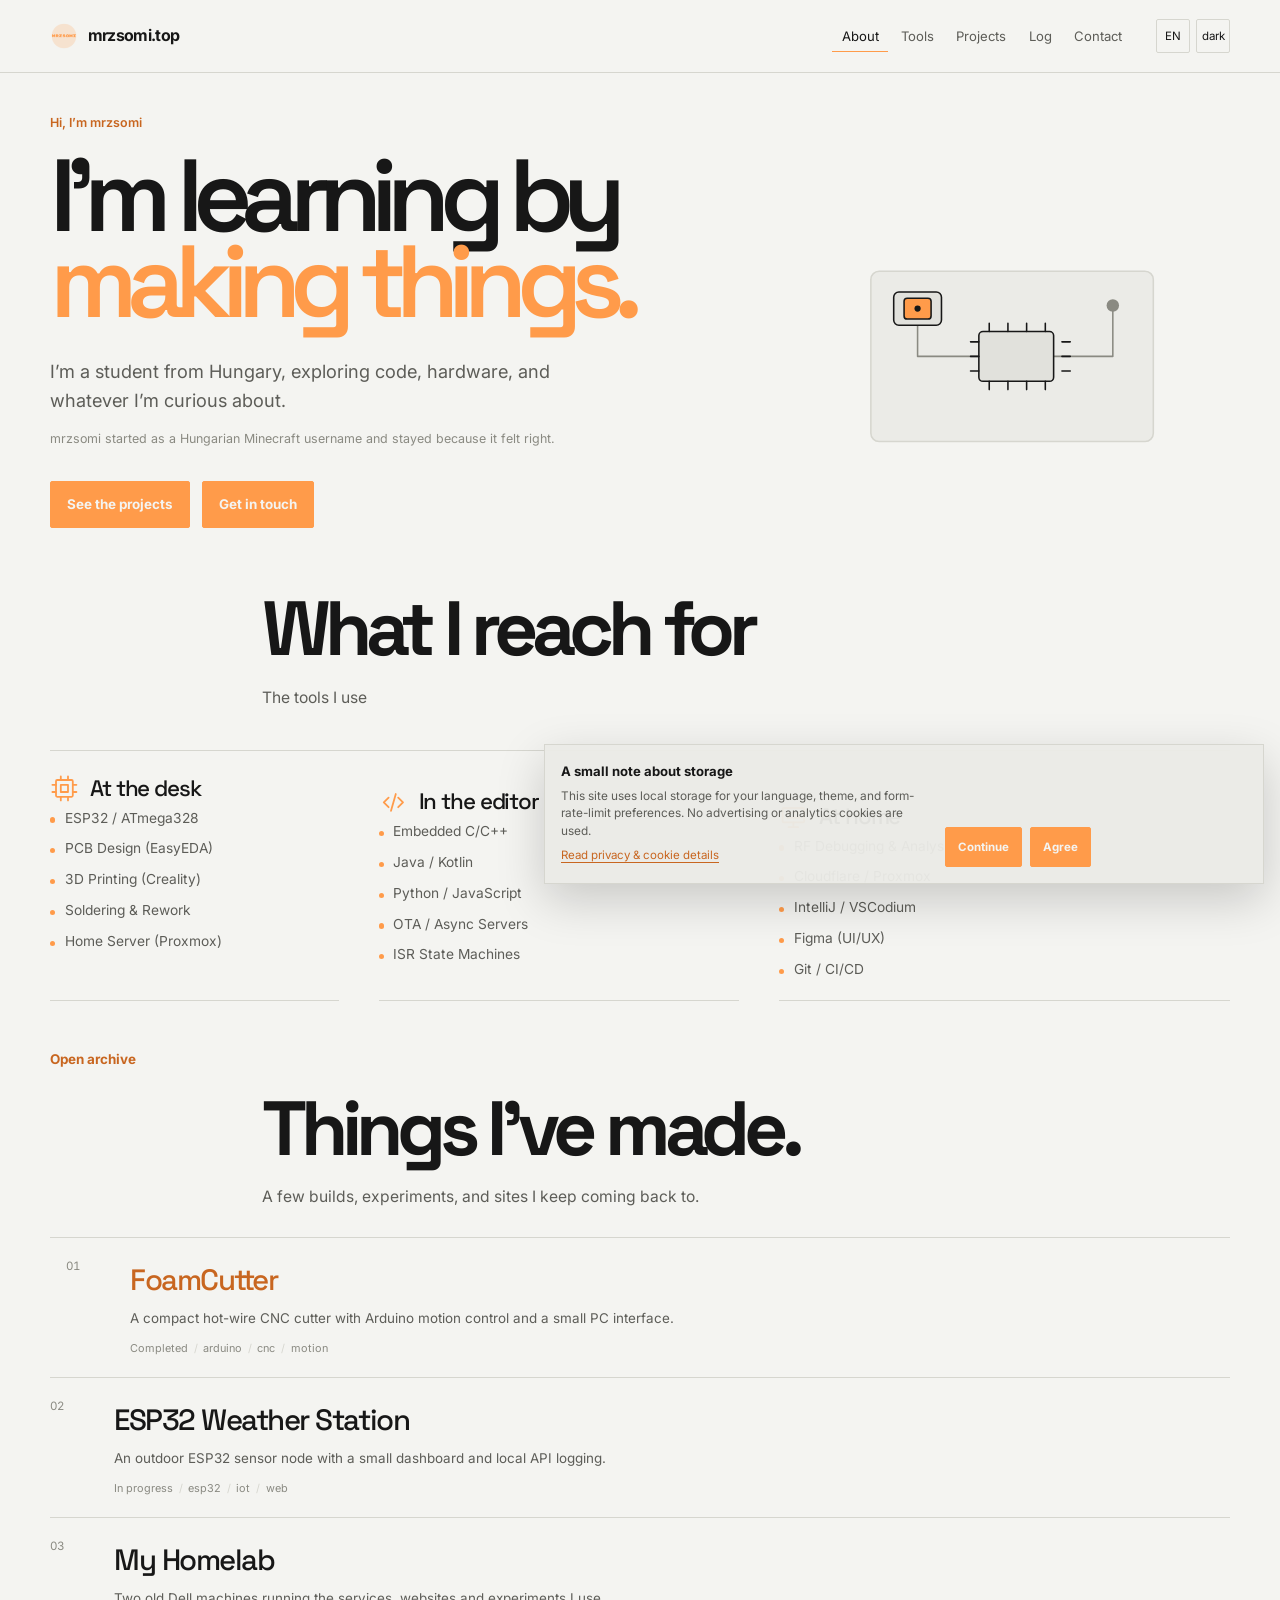
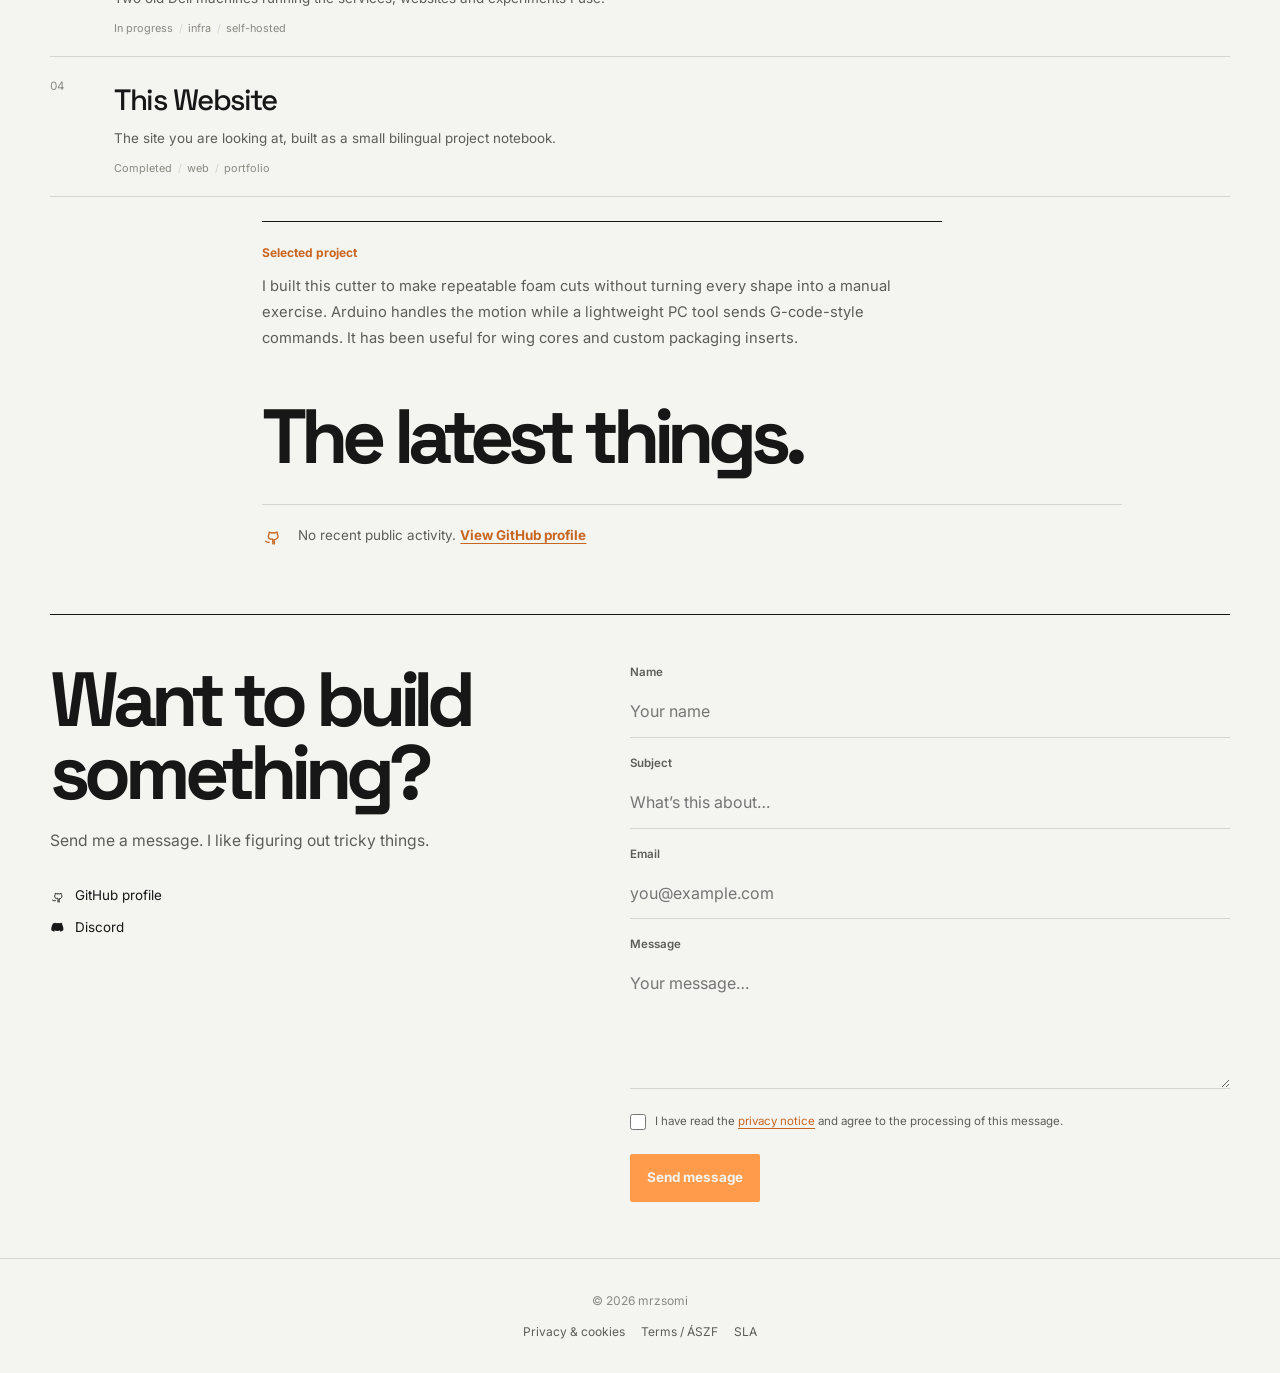
<file: index.html>
<!doctype html>
<html lang="en" data-theme="light">
  <head>
    <meta charset="UTF-8" />
    <meta name="viewport" content="width=device-width, initial-scale=1.0" />
    <title>mrzsomi | Portfolio</title>
    <meta name="description" content="The personal portfolio of mrzsomi, a Hungarian student learning by building software, hardware, and small web projects." />
    <meta name="keywords" content="embedded systems, firmware, PCB design, ESP32, STM32, Arduino, RF debugging, homelab, Proxmox, portfolio, Hungary" />
    <meta name="author" content="mrzsomi" />
    <link rel="canonical" href="https://mrzsomi.top/" />
    <meta name="robots" content="index, follow, max-image-preview:large" />
    <meta id="theme-color-meta" name="theme-color" content="#f4f4f1" />
    <meta name="copyrighted-site-verification" content="316f1e851e704216" />

    <!-- Open Graph / Facebook -->
    <meta property="og:type" content="website" />
    <meta property="og:url" content="https://mrzsomi.top/" />
    <meta property="og:title" content="mrzsomi | Portfolio" />
    <meta property="og:description" content="A Hungarian student learning by building software, hardware, and small web projects." />
    <meta property="og:image" content="https://mrzsomi.top/assets/img/og-image.png" />
    <meta property="og:image:alt" content="mrzsomi.top portfolio preview" />
    <meta property="og:image:width" content="1200" />
    <meta property="og:image:height" content="630" />
    <meta property="og:image:type" content="image/png" />
    <meta property="og:site_name" content="mrzsomi.top" />
    <meta property="og:locale" content="en_US" />
    <meta property="og:locale:alternate" content="hu_HU" />

    <!-- Twitter -->
    <meta name="twitter:card" content="summary_large_image" />
    <meta name="twitter:url" content="https://mrzsomi.top/" />
    <meta name="twitter:title" content="mrzsomi | Portfolio" />
    <meta name="twitter:description" content="A Hungarian student learning by building software, hardware, and small web projects." />
    <meta name="twitter:image" content="https://mrzsomi.top/assets/img/og-image.png" />

    <link rel="apple-touch-icon" sizes="180x180" href="assets/img/apple-touch-icon.png" />
    <link rel="icon" type="image/png" sizes="32x32" href="assets/img/favicon-32x32.png" />
    <link rel="icon" type="image/png" sizes="16x16" href="assets/img/favicon-16x16.png" />
    <link rel="icon" href="assets/img/favicon.ico" sizes="any" />
    <link rel="manifest" href="assets/img/site.webmanifest" />
    <link rel="preconnect" href="https://fonts.googleapis.com" />
    <link rel="preconnect" href="https://fonts.gstatic.com" crossorigin />
    <link href="https://fonts.googleapis.com/css2?family=Inter:opsz,wght@14..32,400;14..32,500;14..32,600;14..32,700&family=Space+Grotesk:wght@500;600&display=swap" rel="stylesheet" />

    <!-- Apply saved theme BEFORE any stylesheet to prevent flash -->
    <script>
      (function(){
        var t = localStorage.getItem('theme');
        if (t === 'dark') {
          document.documentElement.setAttribute('data-theme','dark');
        }
      })();
    </script>

    <link rel="stylesheet" href="assets/css/styles.css">
    <script defer src="assets/js/consent.js"></script>
    <script defer src="assets/js/script.js"></script>

    <!-- Structured data (JSON-LD) -->
    <script type="application/ld+json">
    {
      "@context": "https://schema.org",
      "@type": "Person",
      "name": "mrzsomi",
      "url": "https://mrzsomi.top/",
      "sameAs": [
        "https://github.com/SajtosZsomle"
      ],
      "jobTitle": "Student developer and maker"
    }
    </script>
  </head>
  <body>
    <a class="skip-link" href="#main-content">Skip to content</a>
    <noscript>
      <div class="noscript-warning">
        <div class="noscript-content">
          <h1>JavaScript required</h1>
          <p>Ez a weboldal JavaScript-re támaszkodik a teljes funkcionalitáshoz. Kérjük, engedélyezze a JavaScript-et a böngészőjében.</p>
          <p>This website relies on JavaScript for full functionality. Please enable JavaScript in your browser.</p>
        </div>
      </div>
    </noscript>

    <nav class="nav">
      <div class="container nav-inner">
        <a href="index.html" class="logo">
                  <img src="assets/img/favicon.ico" alt="mrzsomi logo" width="30" height="30" onerror="this.onerror=null;this.src='assets/img/favicon.png';" />
          mrzsomi.top
        </a>
        <ul class="nav-links">
          <li><a href="#about" data-section="about" data-i18n-nav="about">About</a></li>
          <li><a href="#skills" data-section="skills" data-i18n-nav="skills">Tools</a></li>
          <li><a href="projects.html" data-section="projects" data-i18n-nav="projects">Projects</a></li>
          <li><a href="#activity" data-section="activity" data-i18n-nav="activity">Log</a></li>
          <li><a href="#contact" data-section="contact" data-i18n-nav="contact">Contact</a></li>
        </ul>
        <div class="nav-actions">
          <button class="lang-btn" id="lang-toggle" aria-label="Switch language" data-i18n-aria="aria_language">EN</button>
          <button class="theme-btn" id="theme-toggle" aria-label="Toggle theme" data-i18n-aria="aria_theme">
            <span id="theme-icon">dark</span>
          </button>
        </div>
      </div>
    </nav>

    <main id="main-content" class="container">
      <section id="about" class="hero">
        <div class="hero-grid">
          <div class="hero-content">
            <p class="section-tag" data-i18n="about_tag">Hi, I’m mrzsomi</p>
            <h1 data-i18n-html="hero_title">I’m learning by <span class="accent-text">making things.</span></h1>
            <p class="hero-paragraph" data-i18n="hero_paragraph">I’m a student from Hungary, exploring code, hardware, and whatever I’m curious about.</p>
            <p class="hero-origin" data-i18n="name_origin">mrzsomi started as a Hungarian Minecraft username and stayed because it felt right.</p>
            <div class="hero-links">
              <a href="#projects" class="btn btn-primary hero-cta" data-i18n="view_projects">Browse the project index</a>
              <a href="#contact" class="btn btn-secondary hero-cta" data-i18n="get_in_touch">Start a conversation</a>
            </div>
          </div>
          <button type="button" class="hero-build" id="build-demo" aria-label="Power the project board" aria-pressed="false" data-i18n-aria="aria_build">
            <svg class="build-art" viewBox="0 0 420 300" role="img" aria-labelledby="build-art-title">
              <title id="build-art-title">Interactive project board</title>
              <rect class="build-board" x="74" y="58" width="272" height="164" rx="8" />
              <path class="build-trace" d="M119 104v36h59M250 140h57V91" />
              <g class="build-switch">
                <rect class="build-switch-base" x="96" y="78" width="46" height="32" rx="5" />
                <rect class="build-switch-cap" x="106" y="84" width="26" height="20" rx="3" />
                <circle cx="119" cy="94" r="3" />
              </g>
              <rect class="build-chip" x="178" y="116" width="72" height="48" rx="4" />
              <path class="build-chip-lines" d="M188 108v8m18-8v8m18-8v8m18-8v8m-54 48v8m18-8v8m18-8v8m18-8v8M170 126h8m-8 14h8m-8 14h8m80-28h8m-8 14h8m-8 14h8" />
              <circle class="build-led" cx="307" cy="91" r="6" />
              <path class="build-pulse" d="M119 104v36h59h72h57V91" />
            </svg>
          </button>
        </div>
      </section>

      <section id="skills" class="tools-section">
        <div class="section-intro">
          <h2 class="section-title" data-i18n="skills_title">What I reach for</h2>
          <p class="section-lede" data-i18n="skills_lede">The tools I use</p>
        </div>
        <div class="skills-grid" id="skills-container"></div>
      </section>

      <section id="projects" class="projects-section">
        <div class="section-heading">
          <a href="projects.html" class="quiet-link" data-i18n="view_all_projects">Open archive</a>
        </div>
        <div class="section-intro project-intro">
          <h2 class="section-title" data-i18n="projects_title">Things I’ve made.</h2>
          <p class="section-lede" data-i18n="projects_lede">A few builds, experiments, and sites I keep coming back to.</p>
        </div>
        <div class="projects-wrapper">
          <div class="project-index project-list-featured" id="project-list">
            <div class="loader">Loading projects…</div>
          </div>
          <div class="project-detail" id="project-detail"></div>
        </div>
      </section>

      <section id="activity" class="activity-section">
        <div class="section-intro">
          <h2 class="section-title" data-i18n="activity_title">The latest things.</h2>
        </div>
        <div class="activity-feed" id="activity-feed">
          <div class="loader">Fetching activity…</div>
        </div>
      </section>

      <section id="contact" class="contact-section">
        <div class="contact-layout">
          <div class="contact-copy">
            <h2 class="section-title" data-i18n="contact_title">Want to build something?</h2>
            <p class="section-lede" data-i18n="contact_paragraph">Send me a message. I like figuring out tricky things.</p>
            <div class="social-links">
              <a href="https://github.com/SajtosZsomle" target="_blank" rel="noopener" class="social-card">
                <svg viewBox="0 0 24 24" aria-hidden="true"><path d="M8 19c-3 1-3-1-4-1m8 3v-3.5c0-1 .1-1.4-.5-2C9.5 16 7 15.5 7 12.5c0-.9.3-1.7.9-2.3-.1-.2-.4-1.1.1-2.2 0 0 .7-.2 2.3.9a8 8 0 0 1 4.2 0c1.6-1.1 2.3-.9 2.3-.9.5 1.1.2 2 .1 2.2.6.6.9 1.4.9 2.3 0 3-2.5 3.5-4.5 4 .6.5.5 1.3.5 2V21"/></svg>
                <span data-i18n="social_github">GitHub profile</span>
              </a>
              <a href="https://discord.com/users/mrzsomi" target="_blank" rel="noopener" class="social-card">
                <svg viewBox="0 0 24 24" aria-hidden="true"><path d="M19.5 5.2A16 16 0 0 0 16 4l-.4.8a14.5 14.5 0 0 0-7.2 0L8 4a16 16 0 0 0-3.5 1.2C2.3 8.6 1.7 12 2 15.4a15.8 15.8 0 0 0 4.3 2.2l1-1.4a9.5 9.5 0 0 1-1.5-.7l.4-.3a11 11 0 0 0 9.6 0l.4.3a9.5 9.5 0 0 1-1.5.7l1 1.4a15.8 15.8 0 0 0 4.3-2.2c.3-3.4-.3-6.8-2.5-10.2Z"/><circle cx="8.5" cy="12" r="1"/><circle cx="15.5" cy="12" r="1"/></svg>
                <span data-i18n="social_discord">Discord</span>
              </a>
            </div>
          </div>
          <form id="contact-form" class="contact-form" action="https://formspree.io/f/xpqevgod" method="POST">
            <div class="form-group">
              <label for="name" data-i18n="form_name">Name</label>
              <input type="text" id="name" name="name" autocomplete="name" placeholder="Your name" data-i18n-placeholder="form_name_placeholder" required />
            </div>
            <div class="form-group">
              <label for="subject" data-i18n="form_subject">Subject</label>
              <input type="text" id="subject" name="subject" autocomplete="off" placeholder="What’s this about…" data-i18n-placeholder="form_subject_placeholder" required />
            </div>
            <div class="form-group">
              <label for="email" data-i18n="form_email">Email</label>
              <input type="email" id="email" name="email" autocomplete="email" placeholder="you@example.com" data-i18n-placeholder="form_email_placeholder" required />
            </div>
            <div class="form-group">
              <label for="message" data-i18n="form_message">Message</label>
              <textarea id="message" name="message" autocomplete="off" placeholder="Your message…" data-i18n-placeholder="form_message_placeholder" required></textarea>
            </div>
            <div class="form-trap" aria-hidden="true">
              <label for="website">Website</label>
              <input type="text" id="website" name="_gotcha" tabindex="-1" autocomplete="off" />
            </div>
            <input type="hidden" name="_subject" value="mrzsomi.top Contact Form" />
            <label class="form-consent">
              <input type="checkbox" name="privacy_consent" required />
              <span data-i18n-html="form_consent">I have read the <a href="legal.html#privacy">privacy notice</a> and agree to the processing of this message.</span>
            </label>
            <div class="form-row">
              <button type="submit" class="btn btn-primary" id="submit-btn" data-i18n="form_submit">Send message</button>
              <span id="form-status" class="form-status" aria-live="polite"></span>
            </div>
          </form>
        </div>
      </section>
    </main>

    <footer class="footer">
      <span data-i18n="footer_text">© 2026 mrzsomi</span>
      <nav class="footer-links" aria-label="Legal">
        <a href="legal.html#privacy" data-i18n="footer_privacy">Privacy & cookies</a>
        <a href="legal.html#terms" data-i18n="footer_terms">Terms / ÁSZF</a>
        <a href="legal.html#sla" data-i18n="footer_sla">SLA</a>
      </nav>
    </footer>
  </body>
</html>
</file>
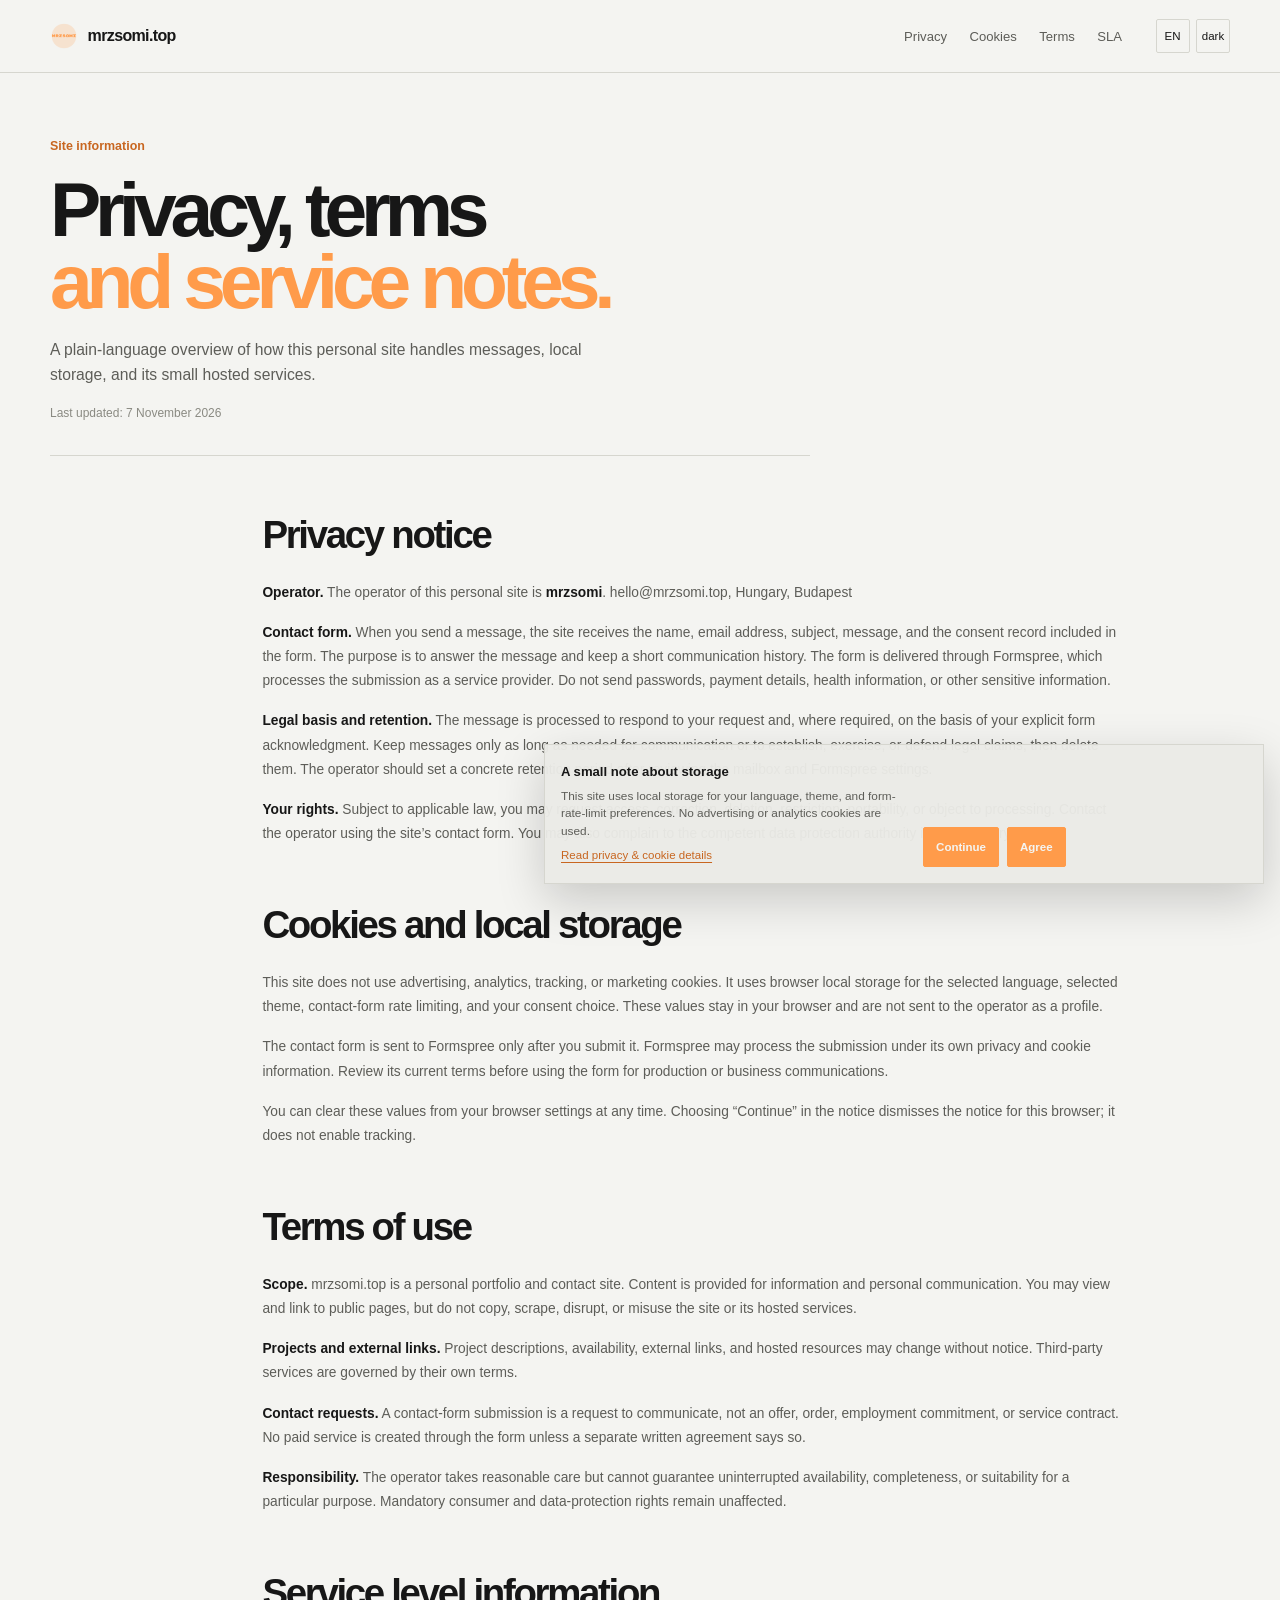
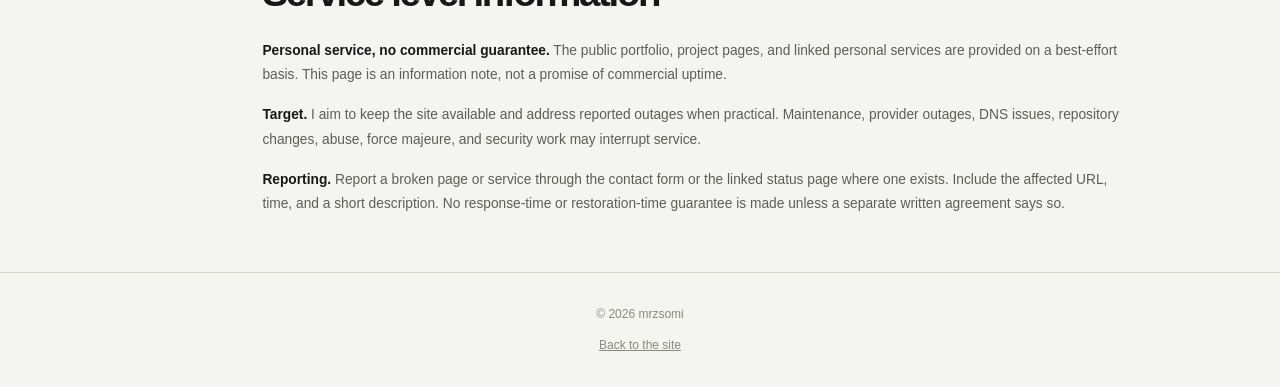
<file: legal.html>
<!doctype html>
<html lang="en" data-theme="light">
  <head>
    <meta charset="UTF-8" />
    <meta name="viewport" content="width=device-width, initial-scale=1.0" />
    <title>mrzsomi | Privacy, terms and SLA</title>
    <meta name="description" content="Privacy notice, cookie information, terms of use, and service level information for mrzsomi.top." />
    <link rel="icon" href="assets/img/favicon.ico" sizes="any" />
    <link rel="stylesheet" href="assets/css/styles.css" />
    <script>
      (function () {
        var theme = localStorage.getItem('theme');
        if (theme) document.documentElement.setAttribute('data-theme', theme);
      })();
    </script>
    <script defer src="assets/js/consent.js"></script>
    <script defer src="assets/js/legal.js"></script>
  </head>
  <body>
    <a class="skip-link" href="#main-content">Skip to content</a>
    <nav class="nav">
      <div class="container nav-inner">
        <a href="index.html" class="logo"><img src="assets/img/favicon.ico" alt="" width="30" height="30" /> mrzsomi.top</a>
        <ul class="nav-links">
          <li><a href="#privacy" data-i18n="nav_privacy">Privacy</a></li>
          <li><a href="#cookies" data-i18n="nav_cookies">Cookies</a></li>
          <li><a href="#terms" data-i18n="nav_terms">Terms / ÁSZF</a></li>
          <li><a href="#sla" data-i18n="nav_sla">SLA</a></li>
        </ul>
        <div class="nav-actions">
          <button class="lang-btn" id="lang-toggle" aria-label="Switch language">EN</button>
          <button class="theme-btn" id="theme-toggle" aria-label="Toggle theme"><span id="theme-icon">dark</span></button>
        </div>
      </div>
    </nav>

    <main id="main-content" class="container legal-page">
      <header class="legal-header">
        <p class="section-tag" data-i18n="tag">Site information</p>
        <h1 class="section-title" data-i18n-html="title">Privacy, terms<br /><span class="accent-text">and service notes.</span></h1>
        <p class="section-lede" data-i18n="lede">A plain-language overview of how this personal site handles messages, local storage, and its small hosted services.</p>
        <p class="legal-updated" data-i18n="updated">Last updated: 7 November 2026</p>
      </header>

      <div class="legal-document">
        <section id="privacy" class="legal-section">
          <h2 data-i18n="privacy_title">Privacy notice</h2>
          <div class="legal-copy" data-i18n-html="privacy"></div>
        </section>
        <section id="cookies" class="legal-section">
          <h2 data-i18n="cookies_title">Cookies and local storage</h2>
          <div class="legal-copy" data-i18n-html="cookies"></div>
        </section>
        <section id="terms" class="legal-section">
          <h2 data-i18n="terms_title">Terms of use / ÁSZF</h2>
          <div class="legal-copy" data-i18n-html="terms"></div>
        </section>
        <section id="sla" class="legal-section">
          <h2 data-i18n="sla_title">Service level information</h2>
          <div class="legal-copy" data-i18n-html="sla"></div>
        </section>
      </div>
    </main>

    <footer class="footer"><span>© 2026 mrzsomi</span><a href="index.html" data-i18n="back">Back to the site</a></footer>
  </body>
</html>
</file>
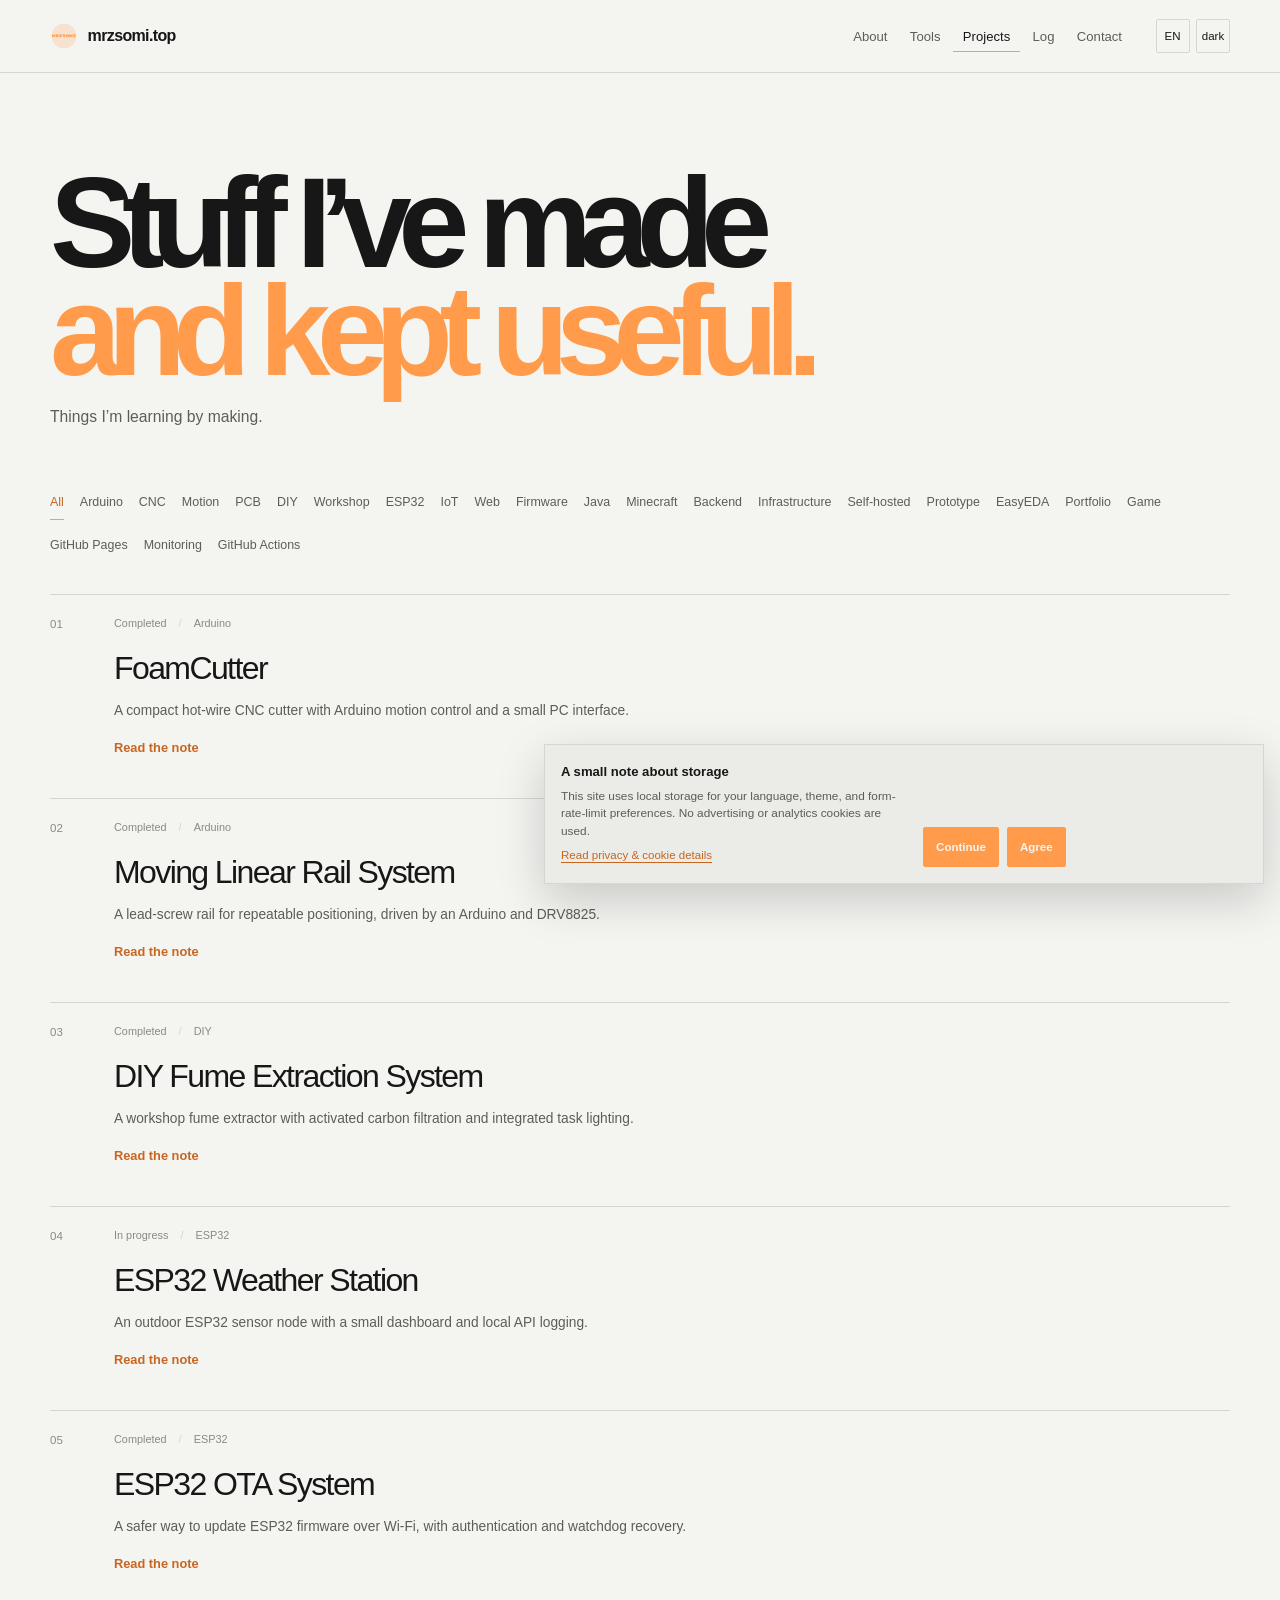
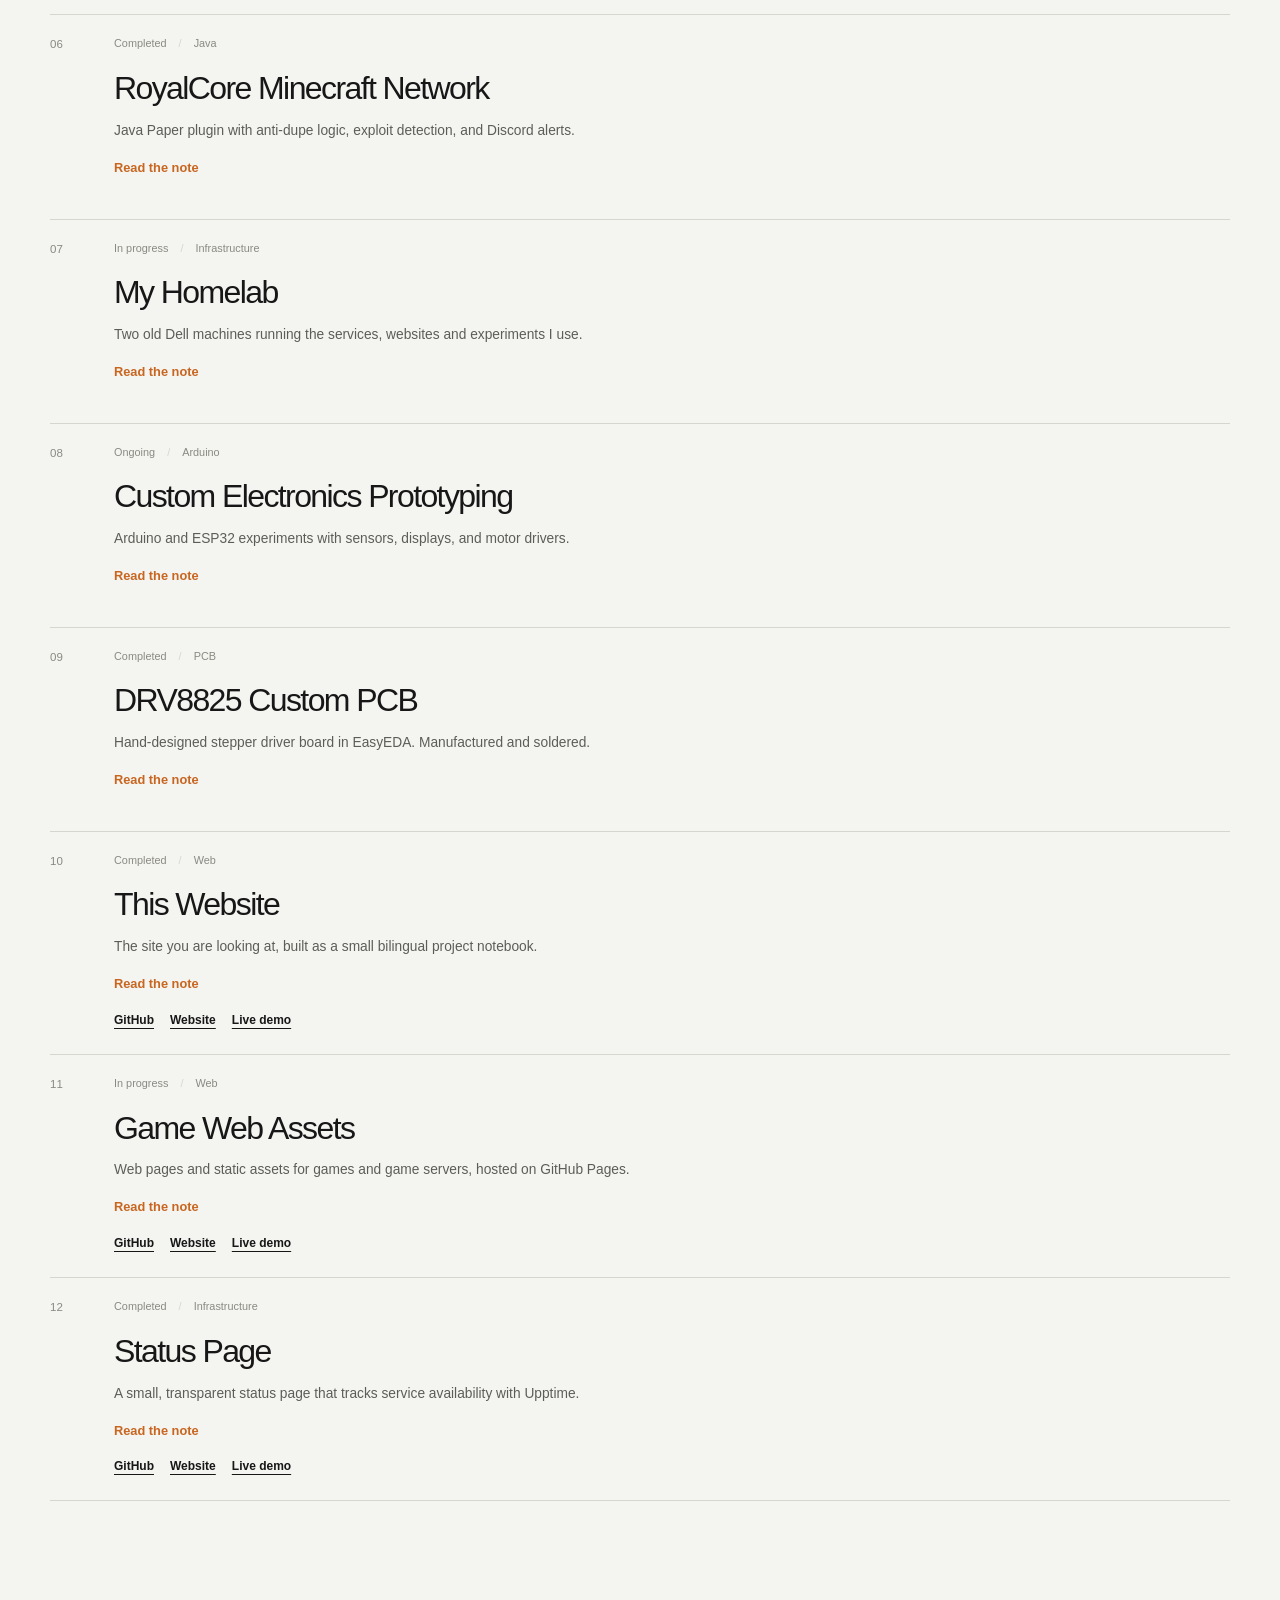
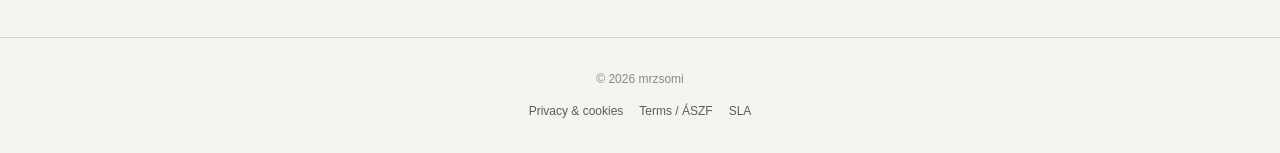
<file: projects.html>
<!doctype html>
<html lang="en" data-theme="light">
  <head>
    <meta charset="UTF-8" />
    <meta name="viewport" content="width=device-width, initial-scale=1.0" />
    <title id="page-title">mrzsomi | Projects</title>
    <meta id="page-description" name="description" content="Projects by mrzsomi, a Hungarian student learning by building software, hardware, and small web experiments." />
    <meta id="theme-color-meta" name="theme-color" content="#f4f4f1" />
    <meta name="author" content="mrzsomi" />
    <link rel="apple-touch-icon" sizes="180x180" href="assets/img/apple-touch-icon.png" />
    <link rel="icon" type="image/png" sizes="32x32" href="assets/img/favicon-32x32.png" />
    <link rel="icon" type="image/png" sizes="16x16" href="assets/img/favicon-16x16.png" />
    <link rel="icon" href="assets/img/favicon.ico" sizes="any" />
    <link rel="manifest" href="assets/img/site.webmanifest" />
    <link rel="stylesheet" href="assets/css/styles.css" />
    <script>
      (function () {
        var theme = localStorage.getItem('theme');
        if (theme) document.documentElement.setAttribute('data-theme', theme);
      })();
    </script>
    <script defer src="assets/js/consent.js"></script>
    <script defer src="assets/js/projects.js"></script>
  </head>
  <body>
    <a class="skip-link" href="#main-content">Skip to content</a>
    <nav class="nav">
      <div class="container nav-inner">
        <a href="index.html" class="logo"><img src="assets/img/favicon.ico" alt="" width="30" height="30" /> mrzsomi.top</a>
        <ul class="nav-links">
          <li><a id="nav-about" href="index.html#about">About</a></li>
          <li><a id="nav-skills" href="index.html#skills">Tools</a></li>
          <li><a id="nav-projects" class="active" href="projects.html">Projects</a></li>
          <li><a id="nav-activity" href="index.html#activity">Log</a></li>
          <li><a id="nav-contact" href="index.html#contact">Contact</a></li>
        </ul>
        <div class="nav-actions">
          <button class="lang-btn" id="lang-toggle" aria-label="Switch language" data-i18n-aria="aria_language">EN</button>
          <button class="theme-btn" id="theme-toggle" aria-label="Toggle theme" data-i18n-aria="aria_theme">dark</button>
        </div>
      </div>
    </nav>
    <main id="main-content" class="container archive-page">
      <header class="archive-header">
        <h1 id="archive-title" class="archive-title">Stuff I’ve made<br /><span class="accent-text">and kept useful.</span></h1>
        <p id="archive-lede" class="section-lede">Things I’m learning by making.</p>
      </header>
      <div class="archive-filters" id="archive-filters"></div>
      <div class="archive-grid" id="archive-grid"><p class="loader">Loading projects…</p></div>
    </main>
    <footer class="footer">
      <span id="footer-text">© 2026 mrzsomi</span>
      <nav class="footer-links" aria-label="Legal">
        <a href="legal.html#privacy" id="footer-privacy">Privacy & cookies</a>
        <a href="legal.html#terms" id="footer-terms">Terms / ÁSZF</a>
        <a href="legal.html#sla" id="footer-sla">SLA</a>
      </nav>
    </footer>
  </body>
</html>
</file>
<file: assets/css/styles.css>
:root {
  --bg: #f4f4f1;
  --surface: #ebebe7;
  --surface-muted: #e1e1dc;
  --text: #171717;
  --text-secondary: #5d5d58;
  --text-muted: #8a8a82;
  --border: #d6d6cf;
  --accent: #ff9b4a;
  --accent-strong: #c86620;
  --accent-soft: #f7dfca;
  --sage: #6f6f68;
  --max-width: 1180px;
  --font-sans: 'Inter', sans-serif;
  --font-display: 'Space Grotesk', sans-serif;
}

[data-theme='dark'] {
  --bg: #0c0c0c;
  --surface: #151515;
  --surface-muted: #1d1d1d;
  --text: #f3f3ef;
  --text-secondary: #b4b4aa;
  --text-muted: #85857c;
  --border: #30302d;
  --accent: #ff9b4a;
  --accent-strong: #ffbd7a;
  --accent-soft: #3a2415;
  --sage: #b4b4aa;
}

* { box-sizing: border-box; margin: 0; padding: 0; }
html { scroll-behavior: smooth; font-size: 16px; }
[data-theme='dark'] { color-scheme: dark; }
body {
  overflow-x: hidden;
  color: var(--text);
  background: var(--bg);
  font-family: var(--font-sans);
  line-height: 1.6;
  -webkit-font-smoothing: antialiased;
  transition: background .3s ease, color .3s ease;
}
::selection { color: var(--text); background: var(--accent-soft); }
a { color: inherit; }
button, input, textarea { font: inherit; }
button { color: inherit; }
button, a { touch-action: manipulation; -webkit-tap-highlight-color: transparent; }
img { max-width: 100%; }
.container { width: min(var(--max-width), calc(100% - 3rem)); margin: 0 auto; }
.skip-link {
  position: fixed;
  top: .75rem;
  left: .75rem;
  z-index: 1000;
  padding: .55rem .75rem;
  border: 1px solid var(--accent);
  color: #fff;
  background: var(--accent);
  transform: translateY(-180%);
  transition: transform .2s ease;
}
.skip-link:focus { transform: translateY(0); }

/* Navigation */
.nav {
  position: sticky;
  top: 0;
  z-index: 100;
  border-bottom: 1px solid var(--border);
  background: color-mix(in srgb, var(--bg) 94%, transparent);
  backdrop-filter: blur(10px);
}
.nav-inner { min-height: 72px; display: flex; align-items: center; gap: 1.5rem; }
.logo { display: flex; align-items: center; gap: .6rem; color: var(--text); font-weight: 700; text-decoration: none; letter-spacing: -.04em; }
.logo img { width: 28px; height: 28px; }
.nav-links { display: flex; gap: .2rem; list-style: none; margin-left: auto; }
.nav-links a { padding: .45rem .6rem; border-bottom: 1px solid transparent; color: var(--text-secondary); font-size: .82rem; text-decoration: none; transition: color .2s ease, border-color .2s ease; }
.nav-links a:hover, .nav-links a.active { color: var(--text); border-color: var(--accent); }
.nav-actions { display: flex; align-items: center; gap: .4rem; }
.theme-btn, .lang-btn {
  min-width: 34px;
  min-height: 34px;
  border: 1px solid var(--border);
  background: transparent;
  font-size: .72rem;
  cursor: pointer;
  border-radius: 2px;
}
.theme-btn:hover, .lang-btn:hover { border-color: var(--accent); color: var(--accent); }

/* Shared editorial structure */
section { padding: 3rem 0 0; scroll-margin-top: 72px; }
.section-heading { display: flex; align-items: baseline; justify-content: space-between; gap: 1rem; margin-bottom: 1.35rem; }
.section-tag { color: var(--accent-strong); font-size: .78rem; font-weight: 600; }
.section-intro { max-width: 760px; }
.section-title {
  max-width: 760px;
  margin-bottom: 1.25rem;
  font-family: var(--font-display);
  font-size: clamp(2.6rem, 6vw, 5.8rem);
  line-height: .94;
  letter-spacing: -.08em;
  text-wrap: balance;
}
.section-lede { max-width: 560px; color: var(--text-secondary); font-size: .98rem; }
.quiet-link, .text-link {
  color: var(--accent-strong);
  font-size: .84rem;
  font-weight: 700;
  text-decoration: none;
}
.quiet-link:hover, .text-link:hover { text-decoration: underline; text-underline-offset: .25rem; }
.loader { padding: 2rem 0; color: var(--text-muted); }

/* Hero */
.hero { padding-top: 0; }
.hero-grid {
  display: grid;
  grid-template-columns: minmax(0, 1.35fr) minmax(320px, .9fr);
  gap: clamp(3rem, 7vw, 6rem);
  align-items: end;
  padding: 2.5rem 0 1rem;
}
.hero-content { max-width: 780px; }
.hero-content .section-tag { margin-bottom: 1.25rem; }
.hero h1 {
  max-width: 780px;
  margin-bottom: 2rem;
  font-family: var(--font-display);
  font-size: clamp(3.8rem, 8vw, 8rem);
  font-weight: 600;
  line-height: .84;
  letter-spacing: -.105em;
  text-wrap: balance;
}
.accent-text { color: var(--accent); }
.hero-paragraph { max-width: 34rem; margin-bottom: 2rem; color: var(--text-secondary); font-size: clamp(1rem, 1.5vw, 1.14rem); }
.hero-origin { max-width: 34rem; margin: -1.15rem 0 2rem; color: var(--text-muted); font-size: .78rem; }
.hero-links { display: flex; flex-wrap: wrap; gap: .75rem; align-items: center; }
.hero-links .btn { min-height: 44px; }
.btn-secondary { border-color: var(--border); color: var(--text); background: transparent; }
.btn-secondary:hover { border-color: var(--accent); color: var(--accent); background: transparent; }
.hero-build {
  align-self: end;
  justify-self: end;
  width: min(100%, 460px);
  padding: 0 0 .35rem;
  border: 0;
  color: inherit;
  background: transparent;
  cursor: pointer;
  text-align: left;
}
.build-art { display: block; width: 100%; height: auto; overflow: visible; }
.build-board, .build-trace, .build-chip, .build-chip-lines, .build-switch > *, .build-pulse {
  fill: none;
  stroke: var(--text);
  stroke-linecap: round;
  stroke-linejoin: round;
}
.build-board { fill: var(--surface); stroke: var(--border); stroke-width: 1.5; }
.build-trace { stroke: var(--text-muted); stroke-width: 1.5; }
.build-chip { fill: var(--surface-muted); stroke: var(--text); stroke-width: 1.5; }
.build-chip-lines { stroke-width: 1.5; }
.build-led { fill: var(--text-muted); transition: fill .2s ease; }
.build-switch-base { fill: var(--surface-muted); stroke: var(--text); stroke-width: 1.5; }
.build-switch-cap { fill: var(--accent); stroke: var(--text); stroke-width: 1.5; transition: transform .15s ease; transform-box: fill-box; transform-origin: center; }
.build-switch circle { fill: var(--text); stroke: none; }
.build-pulse { stroke: var(--accent); stroke-width: 2.5; stroke-dasharray: 2 12; opacity: 0; animation: signal-flow 2.2s linear infinite; animation-play-state: paused; transition: opacity .2s ease; }
.hero-build.is-active .build-led { fill: var(--accent); }
.hero-build.is-active .build-switch-cap { transform: translateY(2px); }
.hero-build.is-active .build-pulse { opacity: 1; animation-play-state: running; }
.hero-build:hover .build-board, .hero-build:focus-visible .build-board { stroke: var(--accent); }
@keyframes signal-flow { to { stroke-dashoffset: -56; } }
@media (prefers-reduced-motion: reduce) {
  .build-pulse { animation: none; }
}

/* Working set */
.tools-section .section-intro { margin-left: 18%; }
.skills-grid {
  display: grid;
  grid-template-columns: .8fr 1fr 1.25fr;
  gap: 0 2.5rem;
  margin-top: 2.5rem;
  border-top: 1px solid var(--border);
}
.skill-card { min-height: 0; padding: 1.25rem 0 1.25rem; border-bottom: 1px solid var(--border); }
.skill-card:nth-child(2) { padding-top: 2.1rem; }
.skill-card:nth-child(3) { padding-top: 3rem; }
.skill-card h3 { margin-bottom: 1.25rem; font-family: var(--font-display); font-size: 1.4rem; font-weight: 500; letter-spacing: -.05em; }
.skill-heading { display: flex; align-items: center; gap: .7rem; }
.skill-heading h3 { margin-bottom: 0; }
.skill-icon { display: inline-grid; place-items: center; width: 1.8rem; height: 1.8rem; color: var(--accent); }
.skill-icon svg { width: 100%; height: 100%; fill: none; stroke: currentColor; stroke-linecap: round; stroke-linejoin: round; stroke-width: 1.5; }
.skill-card ul { display: grid; gap: .55rem; list-style: none; }
.skill-card li { display: flex; align-items: baseline; gap: .6rem; color: var(--text-secondary); font-size: .86rem; }
.skill-mark { width: .32rem; height: .32rem; flex: 0 0 auto; margin-bottom: .12rem; border-radius: 50%; background: var(--accent); }

/* Project index */
.project-intro { margin-left: 18%; margin-bottom: 1.75rem; }
.project-index { border-top: 1px solid var(--border); }
.project-row {
  position: relative;
  display: grid;
  grid-template-columns: 3rem minmax(0, 1fr);
  gap: 1rem;
  width: 100%;
  padding: 1.2rem 0;
  border: 0;
  border-bottom: 1px solid var(--border);
  color: var(--text);
  background: transparent;
  text-align: left;
  cursor: pointer;
  transition: padding .2s ease, color .2s ease;
}
.project-row:hover, .project-row.active { padding-left: 1rem; color: var(--accent-strong); }
.project-row-index { color: var(--text-muted); font-size: .72rem; font-variant-numeric: tabular-nums; }
.project-row .project-info { min-width: 0; }
.project-row .project-info { display: block; }
.project-title { display: block; margin-bottom: .25rem; font-family: var(--font-display); font-size: clamp(1.25rem, 2.3vw, 2rem); font-weight: 500; letter-spacing: -.05em; }
.project-description { display: block; max-width: 42rem; color: var(--text-secondary); font-size: .84rem; white-space: normal; }
.project-meta { display: flex; flex-wrap: wrap; gap: .35rem; margin-top: .65rem; }
.project-meta .tag, .project-meta .status { color: var(--text-muted); font-size: .68rem; }
.project-meta .tag + .tag::before, .project-meta .status + .tag::before { content: '/'; margin-right: .35rem; color: var(--border); }
.project-detail {
  display: none;
  max-width: 680px;
  margin: 1.5rem 0 0 18%;
  padding: 1.25rem 0 0;
  border-top: 1px solid var(--text);
  color: var(--text-secondary);
  font-size: .92rem;
  line-height: 1.75;
}
.project-detail.visible { display: block; }
.detail-kicker { display: block; margin-bottom: .7rem; color: var(--accent-strong); font-size: .75rem; font-weight: 700; }
.project-links { display: flex; flex-wrap: wrap; gap: 1rem; margin-top: 1.25rem; }
.project-link, .github-link-btn { display: inline-flex; align-items: center; gap: .35rem; color: var(--accent-strong); font-size: .78rem; font-weight: 700; text-decoration: underline; text-underline-offset: .25rem; }
.project-link svg { width: .9rem; height: .9rem; fill: none; stroke: currentColor; stroke-linecap: round; stroke-linejoin: round; stroke-width: 1.5; }
.project-link:hover, .github-link-btn:hover { color: var(--text); }

/* Archive */
.archive-page { padding-top: 6rem; }
.archive-header { max-width: 860px; margin-bottom: 4rem; }
.archive-title { max-width: 900px; margin-bottom: 1.25rem; font-family: var(--font-display); font-size: clamp(4rem, 10vw, 8.5rem); line-height: .84; letter-spacing: -.105em; text-wrap: balance; }
.archive-filters { display: flex; flex-wrap: wrap; gap: 1rem; margin-bottom: 2rem; }
.filter-chip { padding: 0 0 .35rem; border: 0; border-bottom: 1px solid transparent; color: var(--text-secondary); background: transparent; font-size: .78rem; cursor: pointer; }
.filter-chip:hover, .filter-chip.active { border-color: var(--accent); color: var(--accent-strong); }
.archive-grid { border-top: 1px solid var(--border); padding-bottom: 5rem; }
.archive-row { display: grid; grid-template-columns: 3rem minmax(0, 760px); gap: 1rem; padding: 1.25rem 0 1.5rem; border-bottom: 1px solid var(--border); }
.archive-row-index { color: var(--text-muted); font-size: .72rem; font-variant-numeric: tabular-nums; }
.archive-row-main { min-width: 0; }
.archive-row-meta { display: flex; gap: .75rem; margin-bottom: .65rem; color: var(--text-muted); font-size: .68rem; }
.archive-row-meta span + span::before { content: '/'; margin-right: .75rem; color: var(--border); }
.archive-row h2 { margin-bottom: .35rem; font-family: var(--font-display); font-size: clamp(1.35rem, 2.5vw, 2.2rem); font-weight: 500; letter-spacing: -.05em; }
.archive-row > .archive-row-main > p { max-width: 48rem; color: var(--text-secondary); font-size: .86rem; }
.archive-row details { margin-top: 1rem; color: var(--text-secondary); font-size: .8rem; }
.archive-row summary { display: inline-block; color: var(--accent-strong); cursor: pointer; font-weight: 700; }
.archive-row details p { max-width: 48rem; margin-top: .65rem; }
.archive-links { display: flex; flex-wrap: wrap; gap: 1rem; margin-top: 1rem; }
.archive-links a { color: var(--text); font-size: .75rem; font-weight: 700; text-decoration: underline; text-underline-offset: .25rem; }
.archive-links a:hover { color: var(--accent-strong); }

/* Activity */
.activity-section .section-intro { margin-left: 18%; }
.activity-feed {
  display: grid;
  grid-template-columns: 1fr;
  max-width: 860px;
  margin: 2rem 0 0 18%;
  border-top: 1px solid var(--border);
}
.activity-item { display: grid; grid-template-columns: 1.4rem minmax(0, 1fr); gap: .75rem; align-items: center; padding: .8rem 0; border-bottom: 1px solid var(--border); }
.activity-icon { display: grid; place-items: center; width: 1.25rem; height: 1.25rem; color: var(--accent-strong); }
.activity-icon svg { width: 100%; height: 100%; fill: none; stroke: currentColor; stroke-linecap: round; stroke-linejoin: round; stroke-width: 1.5; }
.activity-content { min-width: 0; }
.activity-content p { overflow: hidden; font-size: .84rem; text-overflow: ellipsis; white-space: nowrap; }
.activity-content small { color: var(--text-muted); font-size: .72rem; }
.activity-empty { display: grid; grid-template-columns: 1.5rem minmax(0, 1fr); gap: .75rem; align-items: center; padding: 1.25rem 0; color: var(--text-secondary); }
.activity-empty-icon { display: grid; place-items: center; width: 1.35rem; height: 1.35rem; color: var(--accent-strong); }
.activity-empty-icon svg { width: 100%; height: 100%; fill: none; stroke: currentColor; stroke-linecap: round; stroke-linejoin: round; stroke-width: 1.5; }
.activity-empty p { font-size: .84rem; }
.activity-empty a { color: var(--accent-strong); font-weight: 700; text-decoration: underline; text-underline-offset: .2rem; }

/* Contact */
.contact-layout { display: grid; grid-template-columns: minmax(0, .9fr) minmax(320px, 1.1fr); gap: clamp(3rem, 7vw, 6rem); padding-top: 1rem; border-top: 1px solid var(--text); }
.contact-copy { padding-top: 2rem; }
.contact-copy .section-title { max-width: 520px; }
.contact-copy .section-lede { margin-bottom: 2rem; }
.social-links { display: grid; gap: .65rem; max-width: 180px; }
.social-card { display: inline-flex; align-items: center; gap: .55rem; color: var(--text); font-size: .84rem; text-decoration: none; }
.social-card svg { width: 1rem; height: 1rem; fill: none; stroke: currentColor; stroke-linecap: round; stroke-linejoin: round; stroke-width: 1.5; }
.social-card:nth-child(2) svg { fill: currentColor; stroke: none; }
.social-card:hover { color: var(--accent-strong); text-decoration: underline; text-underline-offset: .25rem; }
.contact-form { display: flex; flex-direction: column; gap: 1rem; padding-top: 2rem; }
.form-group label { display: block; margin-bottom: .35rem; color: var(--text-secondary); font-size: .72rem; font-weight: 600; }
.form-group input, .form-group textarea { width: 100%; padding: .75rem 0; border: 0; border-bottom: 1px solid var(--border); border-radius: 0; color: var(--text); background: transparent; transition: border-color .2s ease; }
.form-group textarea { min-height: 130px; resize: vertical; }
.form-trap { position: absolute; width: 1px; height: 1px; overflow: hidden; clip: rect(0 0 0 0); white-space: nowrap; }
.form-group input:focus, .form-group textarea:focus { border-color: var(--accent); outline: 0; }
.form-row { display: flex; align-items: center; gap: 1rem; flex-wrap: wrap; margin-top: .5rem; }
.form-status { min-height: 1.2em; color: var(--text-secondary); font-size: .85rem; }
.form-status.success { color: var(--sage); }
.form-status.error { color: var(--accent-strong); }
.btn { display: inline-flex; align-items: center; justify-content: center; padding: .75rem 1rem; border: 1px solid var(--accent); border-radius: 2px; color: var(--bg); background: var(--accent); font-size: .84rem; font-weight: 700; text-decoration: none; cursor: pointer; transition: background .2s ease, color .2s ease, border-color .2s ease; }
.btn:hover { color: var(--accent); background: transparent; }

.footer { display: flex; flex-direction: column; align-items: center; gap: .75rem; margin-top: 3.5rem; padding: 2rem 1rem; border-top: 1px solid var(--border); color: var(--text-muted); font-size: .75rem; text-align: center; }
.footer a { display: inline-block; }
.footer-links { display: flex; flex-wrap: wrap; justify-content: center; gap: 1rem; }
.footer-links a { color: var(--text-secondary); text-decoration: none; }
.footer-links a:hover { color: var(--accent-strong); text-decoration: underline; text-underline-offset: .2rem; }
.form-consent { display: flex; align-items: flex-start; gap: .55rem; color: var(--text-secondary); font-size: .72rem; line-height: 1.5; }
.form-consent input { flex: 0 0 auto; width: 1rem; height: 1rem; margin-top: .1rem; accent-color: var(--accent); }
.form-consent a { color: var(--accent-strong); text-underline-offset: .2rem; }
.consent-banner { position: fixed; right: 1rem; bottom: 1rem; z-index: 200; display: flex; align-items: end; gap: 1.25rem; width: min(100% - 2rem, 720px); padding: 1rem; border: 1px solid var(--border); color: var(--text); background: color-mix(in srgb, var(--surface) 96%, transparent); box-shadow: 0 1rem 3rem rgb(0 0 0 / .18); }
.consent-banner strong { display: block; font-size: .82rem; }
.consent-banner p { max-width: 52ch; margin-top: .35rem; color: var(--text-secondary); font-size: .74rem; line-height: 1.5; }
.consent-banner a { display: inline-block; margin-top: .35rem; color: var(--accent-strong); font-size: .72rem; text-underline-offset: .2rem; }
.consent-actions { display: flex; flex: 0 0 auto; gap: .5rem; }
.consent-actions .btn { padding: .6rem .75rem; font-size: .72rem; white-space: nowrap; }
.legal-page { padding-top: 4rem; }
.legal-header { max-width: 760px; padding-bottom: 2rem; border-bottom: 1px solid var(--border); }
.legal-header .section-title { margin-top: 1rem; }
.legal-updated { margin-top: 1rem; color: var(--text-muted); font-size: .75rem; }
.legal-notice { max-width: 760px; margin-top: 2rem; padding: 1rem; border-left: 2px solid var(--accent); color: var(--text-secondary); background: var(--surface); font-size: .8rem; line-height: 1.6; }
.legal-document { max-width: 860px; margin-left: 18%; }
.legal-section { padding: 3rem 0 0; scroll-margin-top: 72px; }
.legal-section h2 { margin-bottom: 1rem; font-family: var(--font-display); font-size: clamp(1.7rem, 3vw, 2.4rem); letter-spacing: -.06em; }
.legal-copy { color: var(--text-secondary); font-size: .86rem; line-height: 1.75; }
.legal-copy p + p { margin-top: 1rem; }
.legal-copy strong { color: var(--text); }
button:focus-visible, a:focus-visible, summary:focus-visible, [role='button']:focus-visible { outline: 2px solid var(--accent); outline-offset: 3px; }
noscript { display: block; }
.noscript-warning { position: fixed; inset: 0; z-index: 10000; display: grid; place-items: center; padding: 1rem; background: var(--bg); }
.noscript-content { max-width: 500px; padding: 2rem; border: 1px solid var(--accent); background: var(--surface); }
.noscript-content h1 { margin-bottom: .8rem; color: var(--accent); font-family: var(--font-display); }
.noscript-content p { color: var(--text-secondary); }

@media (prefers-reduced-motion: reduce) {
  *, *::before, *::after { scroll-behavior: auto !important; animation-duration: .01ms !important; transition-duration: .01ms !important; }
}
@media (max-width: 900px) {
  .hero-grid { grid-template-columns: 1fr; gap: 4rem; }
  .hero { min-height: auto; }
  .hero-build { justify-self: start; max-width: 560px; }
  .tools-section .section-intro, .project-intro, .activity-section .section-intro, .activity-feed, .project-detail { margin-left: 0; }
  .skills-grid { grid-template-columns: repeat(3, 1fr); gap: 0 1.25rem; }
  .skill-card:nth-child(2), .skill-card:nth-child(3) { padding-top: 1.25rem; }
  .contact-layout { gap: 4rem; }
  .legal-document { margin-left: 0; }
}
@media (max-width: 700px) {
  .container { width: min(var(--max-width), calc(100% - 2.2rem)); }
  .nav-inner { flex-wrap: nowrap; gap: .75rem; padding: .65rem 0; overflow: hidden; }
  .nav-links { order: 0; width: auto; min-width: 0; margin-left: auto; gap: 0; }
  .nav-links li:nth-child(1), .nav-links li:nth-child(2) { display: none; }
  .nav-links a { padding: .35rem .35rem; font-size: .68rem; }
  .nav-actions { flex: 0 0 auto; }
  section { padding-top: 2.5rem; }
  .hero { padding-top: 0; }
  .hero-grid { padding: 2rem 0 1.5rem; gap: 2rem; }
  .hero h1 { font-size: clamp(3.4rem, 15vw, 5rem); }
  .skills-grid, .contact-layout { grid-template-columns: 1fr; }
  .skill-card, .skill-card:nth-child(2), .skill-card:nth-child(3) { min-height: 0; padding: 1.25rem 0; }
  .skill-card + .skill-card { border-top: 1px solid var(--border); }
  .project-row { grid-template-columns: 2rem minmax(0, 1fr); }
  .project-row-index { grid-row: span 2; }
  .archive-row { grid-template-columns: 2rem minmax(0, 1fr); }
  .activity-item { grid-template-columns: 1.4rem minmax(0, 1fr); }
  .contact-form { padding-top: 0; }
  .consent-banner { display: block; }
  .consent-actions { margin-top: .8rem; }
  .legal-page { padding-top: 2.5rem; }
}
@media (max-width: 480px) {
  .hero-links { display: grid; gap: .8rem; }
  .hero h1 { font-size: clamp(3.25rem, 17vw, 4.6rem); }
}
</file>
